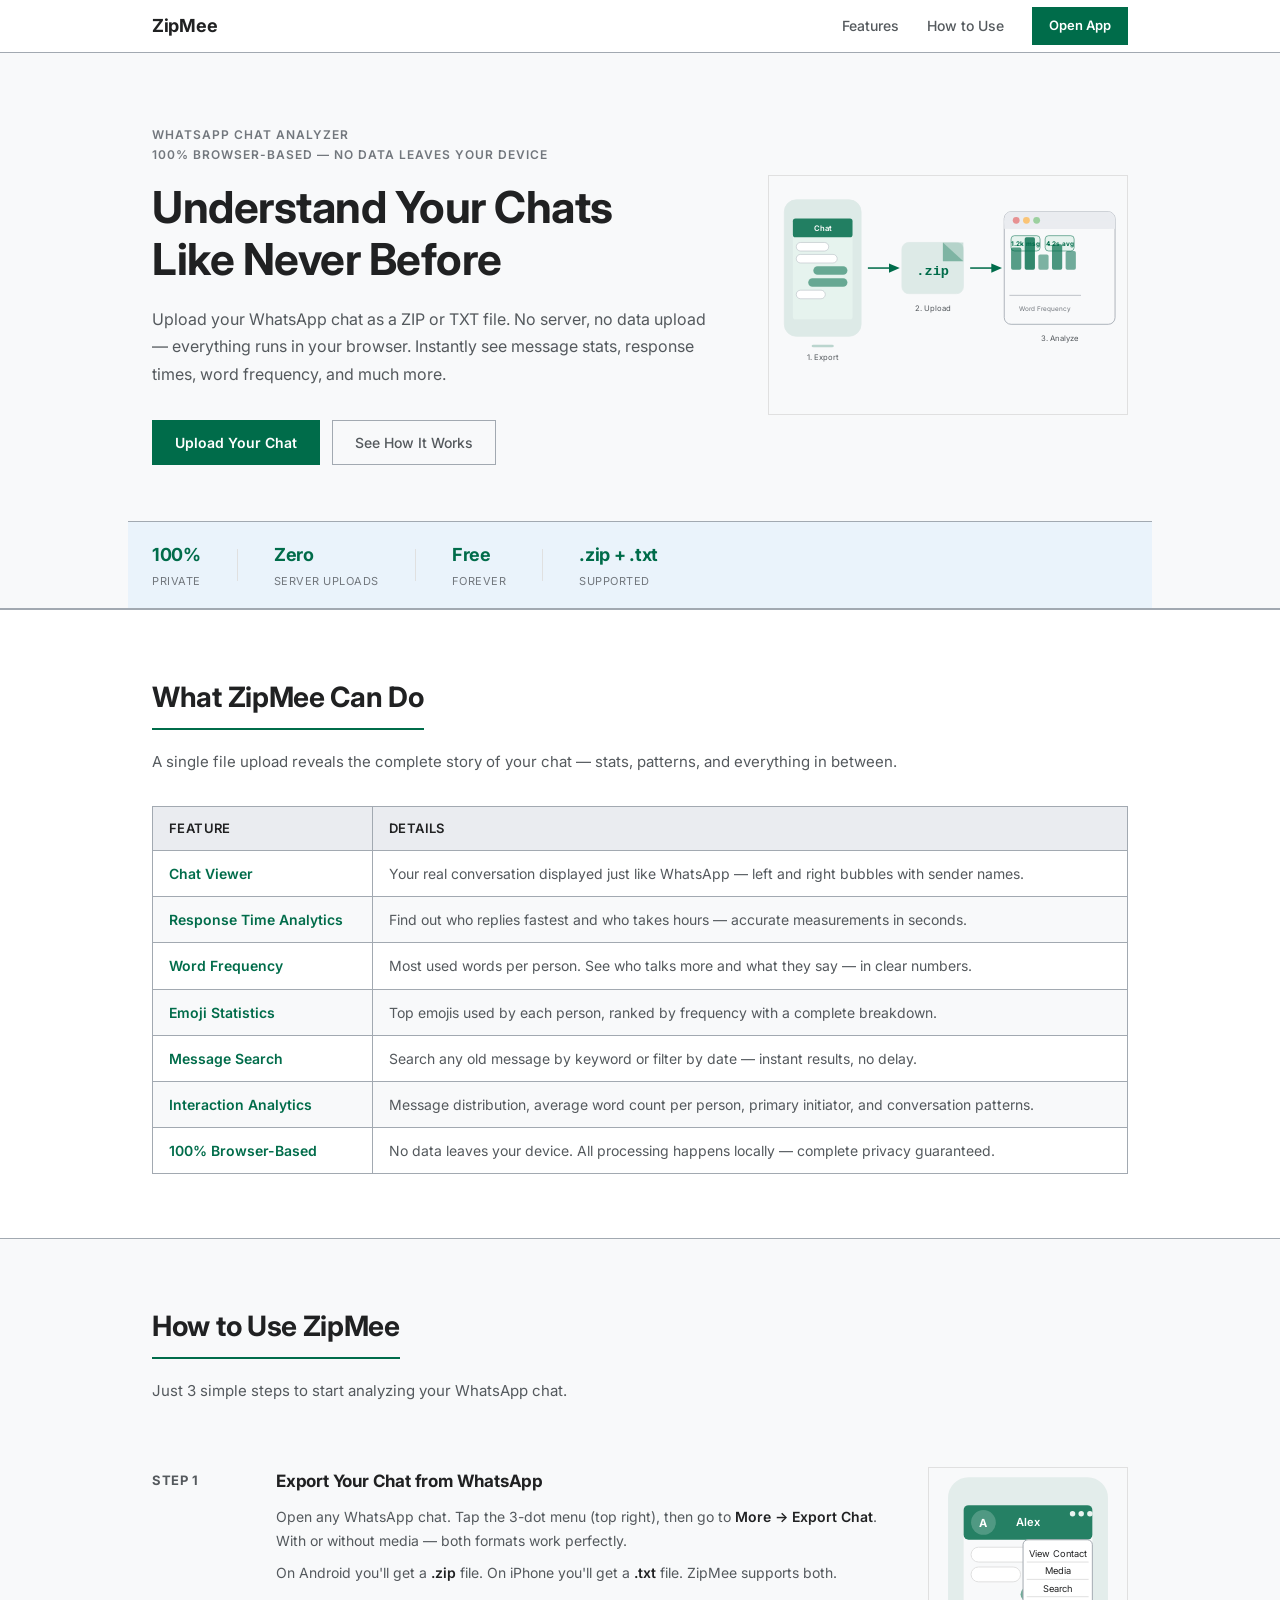
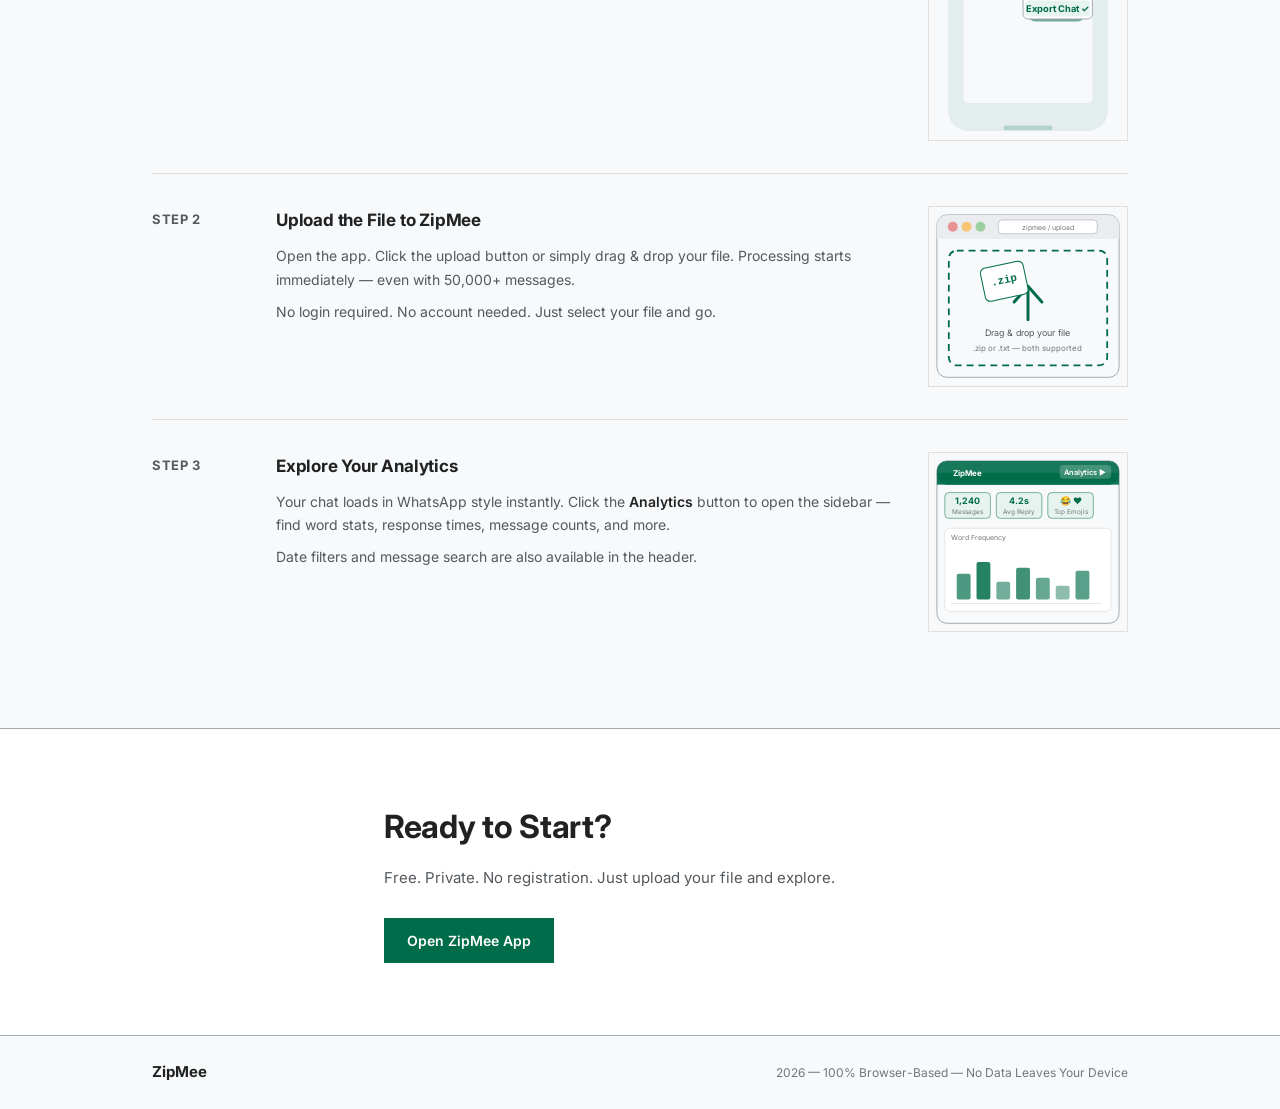
<file: index.html>
<!DOCTYPE html>
<html lang="en">

<head>
  <meta charset="UTF-8">
  <meta name="viewport" content="width=device-width, initial-scale=1.0">
  <title>ZipMee</title>
  <meta name="description"
    content="Upload your WhatsApp chat as a ZIP or TXT file and get deep analytics, word trends, response times — completely free and private. All processing happens in your browser.">
  <link rel="icon" type="image/x-icon" href="upload.svg">
  <link rel="preconnect" href="https://fonts.googleapis.com">
  <link rel="preconnect" href="https://fonts.gstatic.com" crossorigin>
  <link href="https://fonts.googleapis.com/css2?family=Inter:wght@400;500;600;700&display=swap" rel="stylesheet">
  <link rel="stylesheet" href="landing.css">
</head>

<body>

  <!-- ========== NAVBAR ========== -->
  <nav class="navbar" id="navbar">
    <div class="nav-inner">
      <a href="#" class="nav-logo" id="navLogo">ZipMee</a>
      <div class="nav-links">
        <a href="#features" id="navFeatures">Features</a>
        <a href="#how-to-use" id="navHowTo">How to Use</a>
        <a href="zipmee.html" class="nav-cta" id="navCta">Open App</a>
      </div>
      <button class="hamburger" id="hamburger" aria-label="Toggle menu">
        <span></span><span></span><span></span>
      </button>
    </div>
  </nav>

  <!-- Mobile Nav -->
  <div class="mobile-nav" id="mobileNav">
    <a href="#features" id="mNavFeatures">Features</a>
    <a href="#how-to-use" id="mNavHowTo">How to Use</a>
    <a href="zipmee.html" id="mNavApp">Open App</a>
  </div>

  <!-- ========== HERO ========== -->
  <section class="hero" id="hero">
    <div class="hero-inner">
      <div class="hero-text">
        <div class="hero-label">WhatsApp Chat Analyzer <br>
          100% Browser-Based &mdash; No Data Leaves Your Device</div>
        <h1 class="hero-title">
          Understand Your Chats<br>
          Like Never Before
        </h1>
        <p class="hero-desc">
          Upload your WhatsApp chat as a ZIP or TXT file. No server, no data upload —
          everything runs in your browser. Instantly see message stats,
          response times, word frequency, and much more.
        </p>
        <div class="hero-actions">
          <a href="zipmee.html" class="btn-primary" id="heroBtn">Upload Your Chat</a>
          <a href="#how-to-use" class="btn-ghost" id="heroLearn">See How It Works</a>
        </div>
      </div>

      <!-- Hero SVG Illustration -->
      <div class="hero-image-wrap">
        <svg xmlns="http://www.w3.org/2000/svg" viewBox="0 0 420 280" class="hero-img" id="heroImg"
          aria-label="ZipMee: export to upload to analyze">
          <defs>
            <marker id="arrowHead" markerWidth="8" markerHeight="8" refX="4" refY="4" orient="auto">
              <path d="M0,1 L7,4 L0,7 Z" fill="#006c4a" />
            </marker>
          </defs>

          <!-- Phone -->
          <rect x="18" y="28" width="90" height="160" rx="14" fill="#006c4a" opacity="0.1" stroke="#006c4a"
            stroke-width="1" opacity2="0.3" />
          <rect x="28" y="50" width="70" height="118" rx="3" fill="#e6f3ee" />
          <!-- WA header bar -->
          <rect x="28" y="50" width="70" height="22" rx="3" fill="#006c4a" opacity="0.85" />
          <text x="63" y="65" font-family="Inter,sans-serif" font-size="9" fill="white" text-anchor="middle"
            font-weight="600">Chat</text>
          <!-- Chat bubbles left -->
          <rect x="32" y="78" width="38" height="10" rx="5" fill="#ffffff" stroke="#a2a9b1" stroke-width="0.5" />
          <rect x="32" y="92" width="48" height="10" rx="5" fill="#ffffff" stroke="#a2a9b1" stroke-width="0.5" />
          <!-- Chat bubbles right -->
          <rect x="52" y="106" width="40" height="10" rx="5" fill="#006c4a" opacity="0.55" />
          <rect x="46" y="120" width="46" height="10" rx="5" fill="#006c4a" opacity="0.55" />
          <rect x="32" y="134" width="34" height="10" rx="5" fill="#ffffff" stroke="#a2a9b1" stroke-width="0.5" />
          <!-- Home bar -->
          <rect x="50" y="198" width="26" height="3" rx="2" fill="#006c4a" opacity="0.25" />

          <!-- Arrow 1 -->
          <line x1="116" y1="108" x2="148" y2="108" stroke="#006c4a" stroke-width="1.8" marker-end="url(#arrowHead)" />

          <!-- ZIP File -->
          <rect x="156" y="78" width="72" height="60" rx="8" fill="#006c4a" opacity="0.1" stroke="#006c4a"
            stroke-width="1" />
          <!-- Folded corner -->
          <polygon points="204,78 228,78 228,100 204,100" fill="#006c4a" opacity="0.18" />
          <polygon points="204,78 228,100 204,100" fill="#006c4a" opacity="0.3" />
          <text x="192" y="116" font-family="monospace" font-size="16" fill="#006c4a" text-anchor="middle"
            font-weight="700">.zip</text>

          <!-- Arrow 2 -->
          <line x1="236" y1="108" x2="268" y2="108" stroke="#006c4a" stroke-width="1.8" marker-end="url(#arrowHead)" />

          <!-- Browser / Analytics window -->
          <rect x="276" y="42" width="130" height="132" rx="8" fill="#f8f9fa" stroke="#a2a9b1" stroke-width="1" />
          <!-- Browser titlebar -->
          <rect x="276" y="42" width="130" height="20" rx="8" fill="#eaecf0" />
          <rect x="276" y="52" width="130" height="10" fill="#eaecf0" />
          <circle cx="290" cy="52" r="4" fill="#e57373" opacity="0.75" />
          <circle cx="302" cy="52" r="4" fill="#ffb74d" opacity="0.75" />
          <circle cx="314" cy="52" r="4" fill="#81c784" opacity="0.75" />
          <!-- Stat pills -->
          <rect x="284" y="70" width="34" height="18" rx="4" fill="#e6f3ee" stroke="#006c4a" stroke-width="0.6" />
          <text x="301" y="82" font-family="Inter,sans-serif" font-size="7.5" fill="#006c4a" text-anchor="middle"
            font-weight="700">1.2k msg</text>
          <rect x="324" y="70" width="34" height="18" rx="4" fill="#e6f3ee" stroke="#006c4a" stroke-width="0.6" />
          <text x="341" y="82" font-family="Inter,sans-serif" font-size="7.5" fill="#006c4a" text-anchor="middle"
            font-weight="700">4.2s avg</text>
          <!-- Bar chart -->
          <rect x="284" y="138" width="12" height="26" rx="2" fill="#006c4a" opacity="0.65"
            transform="scale(1,-1) translate(0,-248)" />
          <rect x="300" y="138" width="12" height="38" rx="2" fill="#006c4a" opacity="0.8"
            transform="scale(1,-1) translate(0,-248)" />
          <rect x="316" y="138" width="12" height="18" rx="2" fill="#006c4a" opacity="0.5"
            transform="scale(1,-1) translate(0,-248)" />
          <rect x="332" y="138" width="12" height="30" rx="2" fill="#006c4a" opacity="0.7"
            transform="scale(1,-1) translate(0,-248)" />
          <rect x="348" y="138" width="12" height="22" rx="2" fill="#006c4a" opacity="0.55"
            transform="scale(1,-1) translate(0,-248)" />
          <line x1="282" y1="140" x2="366" y2="140" stroke="#a2a9b1" stroke-width="0.8" />
          <text x="324" y="158" font-family="Inter,sans-serif" font-size="7.5" fill="#72777d" text-anchor="middle">Word
            Frequency</text>

          <!-- Step labels -->
          <text x="63" y="216" font-family="Inter,sans-serif" font-size="9" fill="#54595d" text-anchor="middle">1.
            Export</text>
          <text x="192" y="158" font-family="Inter,sans-serif" font-size="9" fill="#54595d" text-anchor="middle">2.
            Upload</text>
          <text x="341" y="194" font-family="Inter,sans-serif" font-size="9" fill="#54595d" text-anchor="middle">3.
            Analyze</text>
        </svg>
      </div>
    </div>

    <!-- Stats bar -->
    <div class="stats-bar">
      <div class="stat-item">
        <strong id="s1">100%</strong>
        <span>Private</span>
      </div>
      <div class="stat-sep"></div>
      <div class="stat-item">
        <strong>Zero</strong>
        <span>Server Uploads</span>
      </div>
      <div class="stat-sep"></div>
      <div class="stat-item">
        <strong>Free</strong>
        <span>Forever</span>
      </div>
      <div class="stat-sep"></div>
      <div class="stat-item">
        <strong>.zip + .txt</strong>
        <span>Supported</span>
      </div>
    </div>
  </section>

  <hr class="section-rule">

  <!-- ========== FEATURES ========== -->
  <section class="features" id="features">
    <div class="container">
      <h2 class="section-heading">What ZipMee Can Do</h2>
      <p class="section-sub">A single file upload reveals the complete story of your chat — stats, patterns, and
        everything in between.</p>

      <table class="feature-table" id="featureTable">
        <thead>
          <tr>
            <th>Feature</th>
            <th>Details</th>
          </tr>
        </thead>
        <tbody>
          <tr id="fRow1">
            <td class="feat-name">Chat Viewer</td>
            <td>Your real conversation displayed just like WhatsApp — left and right bubbles with sender names.</td>
          </tr>
          <tr id="fRow2">
            <td class="feat-name">Response Time Analytics</td>
            <td>Find out who replies fastest and who takes hours — accurate measurements in seconds.</td>
          </tr>
          <tr id="fRow3">
            <td class="feat-name">Word Frequency</td>
            <td>Most used words per person. See who talks more and what they say — in clear numbers.</td>
          </tr>
          <tr id="fRow4">
            <td class="feat-name">Emoji Statistics</td>
            <td>Top emojis used by each person, ranked by frequency with a complete breakdown.</td>
          </tr>
          <tr id="fRow5">
            <td class="feat-name">Message Search</td>
            <td>Search any old message by keyword or filter by date — instant results, no delay.</td>
          </tr>
          <tr id="fRow6">
            <td class="feat-name">Interaction Analytics</td>
            <td>Message distribution, average word count per person, primary initiator, and conversation patterns.</td>
          </tr>
          <tr id="fRow7">
            <td class="feat-name">100% Browser-Based</td>
            <td>No data leaves your device. All processing happens locally — complete privacy guaranteed.</td>
          </tr>
        </tbody>
      </table>
    </div>
  </section>

  <hr class="section-rule">

  <!-- ========== HOW TO USE ========== -->
  <section class="how-to-use" id="how-to-use">
    <div class="container">
      <h2 class="section-heading">How to Use ZipMee</h2>
      <p class="section-sub">Just 3 simple steps to start analyzing your WhatsApp chat.</p>

      <div class="steps">

        <div class="step reveal" id="step1">
          <div class="step-num">Step 1</div>
          <div class="step-body">
            <h3>Export Your Chat from WhatsApp</h3>
            <p>
              Open any WhatsApp chat. Tap the 3-dot menu (top right), then go to
              <strong>More &rarr; Export Chat</strong>.
              With or without media — both formats work perfectly.
            </p>
            <p>
              On Android you'll get a <strong>.zip</strong> file.
              On iPhone you'll get a <strong>.txt</strong> file. ZipMee supports both.
            </p>
          </div>
          <!-- Step 1 SVG: Phone with Export Chat menu -->
          <div class="step-img-wrap">
            <svg xmlns="http://www.w3.org/2000/svg" viewBox="0 0 160 220" class="step-img" id="stepImg1"
              aria-label="Export chat from WhatsApp">
              <rect x="16" y="8" width="128" height="204" rx="16" fill="#006c4a" opacity="0.08" stroke="#006c4a"
                stroke-width="1.2" />
              <rect x="28" y="30" width="104" height="160" rx="4" fill="#f8f9fa" />
              <!-- WhatsApp green header -->
              <rect x="28" y="30" width="104" height="28" rx="4" fill="#006c4a" opacity="0.85" />
              <circle cx="44" cy="44" r="10" fill="white" opacity="0.2" />
              <text x="44" y="48" font-family="Inter,sans-serif" font-size="9" fill="white" text-anchor="middle"
                font-weight="700">A</text>
              <text x="80" y="47" font-family="Inter,sans-serif" font-size="9" fill="white" text-anchor="middle"
                font-weight="600">Alex</text>
              <!-- 3 dots menu -->
              <circle cx="116" cy="37" r="2.2" fill="white" opacity="0.9" />
              <circle cx="123" cy="37" r="2.2" fill="white" opacity="0.9" />
              <circle cx="130" cy="37" r="2.2" fill="white" opacity="0.9" />
              <!-- Chat bubbles -->
              <rect x="34" y="64" width="52" height="12" rx="6" fill="white" stroke="#e0e0e0" stroke-width="0.8" />
              <rect x="34" y="80" width="40" height="12" rx="6" fill="white" stroke="#e0e0e0" stroke-width="0.8" />
              <rect x="74" y="96" width="52" height="12" rx="6" fill="#006c4a" opacity="0.55" />
              <rect x="80" y="112" width="46" height="12" rx="6" fill="#006c4a" opacity="0.55" />
              <!-- Dropdown menu -->
              <rect x="76" y="58" width="56" height="64" rx="4" fill="white" stroke="#a2a9b1" stroke-width="0.8"
                filter="url(#shadow)" />
              <text x="104" y="72" font-family="Inter,sans-serif" font-size="7.5" fill="#202122"
                text-anchor="middle">View Contact</text>
              <line x1="79" y1="76" x2="129" y2="76" stroke="#e0e0e0" stroke-width="0.8" />
              <text x="104" y="86" font-family="Inter,sans-serif" font-size="7.5" fill="#202122"
                text-anchor="middle">Media</text>
              <line x1="79" y1="90" x2="129" y2="90" stroke="#e0e0e0" stroke-width="0.8" />
              <text x="104" y="100" font-family="Inter,sans-serif" font-size="7.5" fill="#202122"
                text-anchor="middle">Search</text>
              <line x1="79" y1="104" x2="129" y2="104" stroke="#e0e0e0" stroke-width="0.8" />
              <rect x="78" y="107" width="52" height="13" rx="3" fill="#e6f3ee" />
              <text x="104" y="116" font-family="Inter,sans-serif" font-size="7.5" fill="#006c4a" text-anchor="middle"
                font-weight="700">Export Chat ✓</text>
              <!-- Home bar -->
              <rect x="60" y="208" width="40" height="4" rx="2" fill="#006c4a" opacity="0.2" />
            </svg>
          </div>
        </div>

        <div class="step-divider"></div>

        <div class="step reveal" id="step2">
          <div class="step-num">Step 2</div>
          <div class="step-body">
            <h3>Upload the File to ZipMee</h3>
            <p>
              Open the app. Click the upload button or simply
              drag &amp; drop your file. Processing starts immediately —
              even with 50,000+ messages.
            </p>
            <p>
              No login required. No account needed. Just select your file and go.
            </p>
          </div>
          <!-- Step 2 SVG: Browser with drag & drop -->
          <div class="step-img-wrap">
            <svg xmlns="http://www.w3.org/2000/svg" viewBox="0 0 200 180" class="step-img" id="stepImg2"
              aria-label="Upload file to ZipMee">
              <!-- Browser frame -->
              <rect x="8" y="8" width="184" height="164" rx="10" fill="#f8f9fa" stroke="#a2a9b1" stroke-width="1" />
              <rect x="8" y="8" width="184" height="24" rx="10" fill="#eaecf0" />
              <rect x="8" y="20" width="184" height="12" fill="#eaecf0" />
              <circle cx="24" cy="20" r="5" fill="#e57373" opacity="0.75" />
              <circle cx="38" cy="20" r="5" fill="#ffb74d" opacity="0.75" />
              <circle cx="52" cy="20" r="5" fill="#81c784" opacity="0.75" />
              <rect x="70" y="13" width="100" height="14" rx="4" fill="white" stroke="#a2a9b1" stroke-width="0.6" />
              <text x="120" y="23" font-family="Inter,sans-serif" font-size="7" fill="#72777d"
                text-anchor="middle">zipmee / upload</text>
              <!-- Drop zone -->
              <rect x="20" y="44" width="160" height="116" rx="8" fill="none" stroke="#006c4a" stroke-width="1.8"
                stroke-dasharray="7,5" />
              <!-- Up arrow icon -->
              <path d="M100 114 L100 82" stroke="#006c4a" stroke-width="3" stroke-linecap="round" />
              <path d="M86 96 L100 80 L114 96" stroke="#006c4a" stroke-width="3" stroke-linecap="round"
                stroke-linejoin="round" fill="none" />
              <text x="100" y="130" font-family="Inter,sans-serif" font-size="9" fill="#54595d"
                text-anchor="middle">Drag &amp; drop your file</text>
              <text x="100" y="145" font-family="Inter,sans-serif" font-size="8" fill="#72777d"
                text-anchor="middle">.zip or .txt — both supported</text>
              <!-- Floating ZIP file -->
              <rect x="54" y="58" width="44" height="34" rx="5" fill="white" stroke="#006c4a" stroke-width="1"
                transform="rotate(-12 76 75)" />
              <text x="76" y="77" font-family="monospace" font-size="11" fill="#006c4a" text-anchor="middle"
                font-weight="700" transform="rotate(-12 76 75)">.zip</text>
            </svg>
          </div>
        </div>

        <div class="step-divider"></div>

        <div class="step reveal" id="step3">
          <div class="step-num">Step 3</div>
          <div class="step-body">
            <h3>Explore Your Analytics</h3>
            <p>
              Your chat loads in WhatsApp style instantly.
              Click the <strong>Analytics</strong> button to open the sidebar —
              find word stats, response times, message counts, and more.
            </p>
            <p>
              Date filters and message search are also available in the header.
            </p>
          </div>
          <!-- Step 3 SVG: Analytics dashboard -->
          <div class="step-img-wrap">
            <svg xmlns="http://www.w3.org/2000/svg" viewBox="0 0 200 180" class="step-img" id="stepImg3"
              aria-label="Analytics dashboard">
              <!-- Browser frame -->
              <rect x="8" y="8" width="184" height="164" rx="10" fill="#f8f9fa" stroke="#a2a9b1" stroke-width="1" />
              <rect x="8" y="8" width="184" height="24" rx="10" fill="#006c4a" opacity="0.9" />
              <rect x="8" y="20" width="184" height="12" fill="#006c4a" opacity="0.9" />
              <text x="24" y="23" font-family="Inter,sans-serif" font-size="8" fill="white"
                font-weight="700">ZipMee</text>
              <rect x="132" y="12" width="52" height="14" rx="4" fill="white" opacity="0.2" />
              <text x="158" y="22" font-family="Inter,sans-serif" font-size="7.5" fill="white" text-anchor="middle"
                font-weight="600">Analytics ▶</text>
              <!-- Stat cards row -->
              <rect x="16" y="40" width="46" height="26" rx="4" fill="#e6f3ee" stroke="#006c4a" stroke-width="0.5" />
              <text x="39" y="52" font-family="Inter,sans-serif" font-size="9" fill="#006c4a" text-anchor="middle"
                font-weight="700">1,240</text>
              <text x="39" y="62" font-family="Inter,sans-serif" font-size="6.5" fill="#72777d"
                text-anchor="middle">Messages</text>
              <rect x="68" y="40" width="46" height="26" rx="4" fill="#e6f3ee" stroke="#006c4a" stroke-width="0.5" />
              <text x="91" y="52" font-family="Inter,sans-serif" font-size="9" fill="#006c4a" text-anchor="middle"
                font-weight="700">4.2s</text>
              <text x="91" y="62" font-family="Inter,sans-serif" font-size="6.5" fill="#72777d" text-anchor="middle">Avg
                Reply</text>
              <rect x="120" y="40" width="46" height="26" rx="4" fill="#e6f3ee" stroke="#006c4a" stroke-width="0.5" />
              <text x="143" y="52" font-family="Inter,sans-serif" font-size="9" fill="#006c4a" text-anchor="middle"
                font-weight="700">😂 ❤️</text>
              <text x="143" y="62" font-family="Inter,sans-serif" font-size="6.5" fill="#72777d"
                text-anchor="middle">Top Emojis</text>
              <!-- Chart area -->
              <rect x="16" y="76" width="168" height="84" rx="5" fill="white" stroke="#e0e0e0" stroke-width="0.8" />
              <text x="22" y="88" font-family="Inter,sans-serif" font-size="7" fill="#72777d">Word Frequency</text>
              <!-- Bars (drawn from bottom: y=152, heights going up) -->
              <rect x="28" y="122" width="14" height="26" rx="2" fill="#006c4a" opacity="0.7" />
              <rect x="48" y="110" width="14" height="38" rx="2" fill="#006c4a" opacity="0.85" />
              <rect x="68" y="130" width="14" height="18" rx="2" fill="#006c4a" opacity="0.55" />
              <rect x="88" y="116" width="14" height="32" rx="2" fill="#006c4a" opacity="0.75" />
              <rect x="108" y="126" width="14" height="22" rx="2" fill="#006c4a" opacity="0.6" />
              <rect x="128" y="134" width="14" height="14" rx="2" fill="#006c4a" opacity="0.45" />
              <rect x="148" y="119" width="14" height="29" rx="2" fill="#006c4a" opacity="0.65" />
              <line x1="22" y1="152" x2="174" y2="152" stroke="#e0e0e0" stroke-width="0.8" />
            </svg>
          </div>
        </div>

      </div>
    </div>
  </section>

  <hr class="section-rule">

  <!-- ========== CTA ========== -->
  <section class="cta-section" id="cta">
    <div class="container cta-inner">
      <h2 class="cta-title">Ready to Start?</h2>
      <p class="cta-desc">
        Free. Private. No registration. Just upload your file and explore.
      </p>
      <a href="zipmee.html" class="btn-primary" id="ctaBtn">Open ZipMee App</a>
    </div>
  </section>

  <!-- ========== FOOTER ========== -->
  <footer class="footer">
    <div class="container footer-inner">
      <span class="footer-logo">ZipMee</span>
      <span class="footer-copy">2026 &mdash; 100% Browser-Based &mdash; No Data Leaves Your Device</span>
    </div>
  </footer>

  <script src="landing.js"></script>
</body>

</html>
</file>
<file: landing.css>
/* ==========================================
   ZipMee Landing — landing.css
   Simple, Wikipedia-style. No border-radius.
   System dark/light theme via prefers-color-scheme.
   ========================================== */

/* ===== GOOGLE FONT ===== */
@import url('https://fonts.googleapis.com/css2?family=Inter:wght@400;500;600;700&display=swap');

/* ===== RESET ===== */
*, *::before, *::after {
  box-sizing: border-box;
  margin: 0;
  padding: 0;
}

/* ===== LIGHT THEME (default) ===== */
:root {
  --bg:          #ffffff;
  --bg-alt:      #f8f9fa;
  --bg-stat:     #eaf3fb;
  --border:      #a2a9b1;
  --border-light:#e0e0e0;
  --text:        #202122;
  --text-muted:  #54595d;
  --text-dim:    #72777d;
  --accent:      #006c4a;        /* deep green — readable on white */
  --accent-hover:#004f35;
  --accent-bg:   #e6f3ee;
  --link:        #1a73e8;
  --btn-text:    #ffffff;
  --table-head:  #eaecf0;
  --table-alt:   #f8f9fa;
  --table-border:#a2a9b1;
  --step-num:    #54595d;
}

/* ===== DARK THEME (system) ===== */
@media (prefers-color-scheme: dark) {
  :root {
    --bg:          #121212;
    --bg-alt:      #1e1e1e;
    --bg-stat:     #1a2a23;
    --border:      #3d3d3d;
    --border-light:#2e2e2e;
    --text:        #e8e8e8;
    --text-muted:  #aaaaaa;
    --text-dim:    #777777;
    --accent:      #36c47a;        /* brighter green on dark */
    --accent-hover:#50d98d;
    --accent-bg:   #1a2e23;
    --link:        #6ba9e8;
    --btn-text:    #0d0d0d;
    --table-head:  #252525;
    --table-alt:   #1e1e1e;
    --table-border:#3d3d3d;
    --step-num:    #aaaaaa;
  }
}

/* ===== BASE ===== */
html {
  scroll-behavior: smooth;
  font-size: 16px;
}

body {
  font-family: 'Inter', 'Linux Libertine', Georgia, Times, serif;
  background: var(--bg);
  color: var(--text);
  line-height: 1.65;
  -webkit-font-smoothing: antialiased;
}

a {
  color: var(--accent);
  text-decoration: none;
}

a:hover {
  text-decoration: underline;
  color: var(--accent-hover);
}

/* ===== CONTAINER ===== */
.container {
  max-width: 1024px;
  margin: 0 auto;
  padding: 0 24px;
}

/* ===== SECTION RULE ===== */
.section-rule {
  border: none;
  border-top: 1px solid var(--border);
  margin: 0;
}

/* ===== NAVBAR ===== */
.navbar {
  position: sticky;
  top: 0;
  z-index: 100;
  background: var(--bg);
  border-bottom: 1px solid var(--border);
}

.nav-inner {
  max-width: 1024px;
  margin: 0 auto;
  padding: 0 24px;
  height: 52px;
  display: flex;
  align-items: center;
  justify-content: space-between;
  gap: 24px;
}

.nav-logo {
  font-size: 18px;
  font-weight: 700;
  color: var(--text);
  letter-spacing: -0.3px;
  flex-shrink: 0;
  text-decoration: none;
}

.nav-logo:hover {
  color: var(--accent);
  text-decoration: none;
}

.nav-links {
  display: flex;
  align-items: center;
  gap: 28px;
}

.nav-links a {
  font-size: 14px;
  font-weight: 500;
  color: var(--text-muted);
  text-decoration: none;
}

.nav-links a:hover {
  color: var(--accent);
  text-decoration: none;
}

.nav-cta {
  background: var(--accent) !important;
  color: var(--btn-text) !important;
  font-weight: 600 !important;
  font-size: 13px !important;
  padding: 7px 16px;
  border: 1px solid transparent;
  cursor: pointer;
  transition: background 0.2s;
}

.nav-cta:hover {
  background: var(--accent-hover) !important;
  text-decoration: none !important;
}

/* Hamburger */
.hamburger {
  display: none;
  flex-direction: column;
  gap: 5px;
  background: none;
  border: none;
  cursor: pointer;
  padding: 4px;
}

.hamburger span {
  display: block;
  width: 20px;
  height: 2px;
  background: var(--text);
}

/* Mobile nav */
.mobile-nav {
  display: none;
  flex-direction: column;
  background: var(--bg-alt);
  border-bottom: 1px solid var(--border);
  padding: 12px 24px;
  gap: 14px;
}

.mobile-nav a {
  font-size: 15px;
  font-weight: 500;
  color: var(--text-muted);
  text-decoration: none;
}

.mobile-nav a:hover { color: var(--accent); }

.mobile-nav.open { display: flex; }

/* ===== HERO ===== */
.hero {
  background: var(--bg-alt);
  border-bottom: 1px solid var(--border);
}

.hero-inner {
  max-width: 1024px;
  margin: 0 auto;
  padding: 72px 24px 56px;
  display: flex;
  align-items: center;
  gap: 48px;
}

.hero-text {
  flex: 1 1 auto;
  min-width: 0;
}

.hero-image-wrap {
  flex: 0 0 360px;
  display: flex;
  align-items: center;
  justify-content: center;
}

.hero-img {
  width: 100%;
  max-width: 360px;
  height: auto;
  display: block;
  border: 1px solid var(--border-light);
}

.hero-label {
  font-size: 12px;
  font-weight: 600;
  letter-spacing: 1px;
  text-transform: uppercase;
  color: var(--text-dim);
  margin-bottom: 16px;
}

.hero-title {
  font-size: clamp(26px, 4vw, 44px);
  font-weight: 700;
  line-height: 1.2;
  letter-spacing: -0.5px;
  color: var(--text);
  margin-bottom: 20px;
}

.hero-desc {
  font-size: 16px;
  color: var(--text-muted);
  line-height: 1.7;
  margin-bottom: 32px;
  max-width: 600px;
}

.hero-actions {
  display: flex;
  gap: 12px;
  flex-wrap: wrap;
}

/* Buttons */
.btn-primary {
  display: inline-block;
  background: var(--accent);
  color: var(--btn-text);
  font-size: 14px;
  font-weight: 600;
  padding: 10px 22px;
  border: 1px solid transparent;
  cursor: pointer;
  text-decoration: none;
  font-family: inherit;
  transition: background 0.2s;
}

.btn-primary:hover {
  background: var(--accent-hover);
  text-decoration: none;
  color: var(--btn-text);
}

.btn-ghost {
  display: inline-block;
  background: transparent;
  color: var(--text-muted);
  font-size: 14px;
  font-weight: 500;
  padding: 10px 22px;
  border: 1px solid var(--border);
  cursor: pointer;
  text-decoration: none;
  font-family: inherit;
  transition: border-color 0.2s, color 0.2s;
}

.btn-ghost:hover {
  border-color: var(--accent);
  color: var(--accent);
  text-decoration: none;
}

/* Stats bar */
.stats-bar {
  display: flex;
  align-items: center;
  background: var(--bg-stat);
  border-top: 1px solid var(--border);
  padding: 0 24px;
  max-width: 1024px;
  margin: 0 auto;
  overflow-x: auto;
}

.stat-item {
  display: flex;
  flex-direction: column;
  padding: 18px 36px;
  gap: 2px;
  flex-shrink: 0;
}

.stat-item strong {
  font-size: 18px;
  font-weight: 700;
  color: var(--accent);
  letter-spacing: -0.3px;
}

.stat-item span {
  font-size: 11px;
  color: var(--text-dim);
  text-transform: uppercase;
  letter-spacing: 0.5px;
}

.stat-item:first-child { padding-left: 0; }

.stat-sep {
  width: 1px;
  height: 32px;
  background: var(--border-light);
  flex-shrink: 0;
}

/* ===== SECTION HEADING ===== */
.section-heading {
  font-size: clamp(20px, 3vw, 28px);
  font-weight: 700;
  color: var(--text);
  letter-spacing: -0.3px;
  margin-bottom: 8px;
  padding-bottom: 8px;
  border-bottom: 2px solid var(--accent);
  display: inline-block;
}

.section-sub {
  font-size: 15px;
  color: var(--text-muted);
  margin-top: 12px;
  margin-bottom: 32px;
  line-height: 1.6;
}

/* ===== FEATURES ===== */
.features {
  padding: 64px 0;
}

/* Wikipedia-style table */
.feature-table {
  width: 100%;
  border-collapse: collapse;
  font-size: 14px;
}

.feature-table th,
.feature-table td {
  text-align: left;
  padding: 11px 16px;
  border: 1px solid var(--table-border);
  vertical-align: top;
}

.feature-table thead tr {
  background: var(--table-head);
}

.feature-table thead th {
  font-weight: 600;
  font-size: 13px;
  color: var(--text);
  text-transform: uppercase;
  letter-spacing: 0.4px;
}

.feature-table tbody tr:nth-child(even) {
  background: var(--table-alt);
}

.feature-table tbody tr:hover {
  background: var(--accent-bg);
}

.feat-name {
  font-weight: 600;
  color: var(--accent);
  white-space: nowrap;
  width: 220px;
}

.feature-table td:last-child {
  color: var(--text-muted);
  line-height: 1.65;
}

/* ===== HOW TO USE ===== */
.how-to-use {
  padding: 64px 0;
  background: var(--bg-alt);
}

.steps {
  display: flex;
  flex-direction: column;
  gap: 0;
}

.step {
  display: grid;
  grid-template-columns: 100px 1fr auto;
  gap: 24px;
  padding: 32px 0;
  align-items: start;
}

.step-img-wrap {
  flex: 0 0 200px;
  display: flex;
  align-items: flex-start;
  justify-content: center;
}

.step-img {
  width: 200px;
  height: auto;
  display: block;
  border: 1px solid var(--border-light);
}

.step-num {
  font-size: 13px;
  font-weight: 700;
  color: var(--step-num);
  text-transform: uppercase;
  letter-spacing: 0.5px;
  padding-top: 3px;
  flex-shrink: 0;
}

.step-body h3 {
  font-size: 17px;
  font-weight: 700;
  color: var(--text);
  margin-bottom: 10px;
  letter-spacing: -0.2px;
}

.step-body p {
  font-size: 14px;
  color: var(--text-muted);
  line-height: 1.7;
  margin-bottom: 8px;
}

.step-body p:last-child { margin-bottom: 0; }

.step-body strong { color: var(--text); font-weight: 600; }

.step-divider {
  border-top: 1px solid var(--border-light);
  margin: 0;
}

/* ===== CTA ===== */
.cta-section {
  padding: 72px 0;
  background: var(--bg);
}

.cta-inner {
  max-width: 560px;
}

.cta-title {
  font-size: clamp(22px, 3vw, 32px);
  font-weight: 700;
  color: var(--text);
  letter-spacing: -0.3px;
  margin-bottom: 12px;
}

.cta-desc {
  font-size: 15px;
  color: var(--text-muted);
  margin-bottom: 28px;
  line-height: 1.65;
}

/* ===== FOOTER ===== */
.footer {
  background: var(--bg-alt);
  border-top: 1px solid var(--border);
  padding: 24px 0;
}

.footer-inner {
  display: flex;
  align-items: center;
  justify-content: space-between;
  flex-wrap: wrap;
  gap: 12px;
}

.footer-logo {
  font-size: 15px;
  font-weight: 700;
  color: var(--text);
}

.footer-copy {
  font-size: 12px;
  color: var(--text-dim);
}

/* ===== SCROLL REVEAL ===== */
.reveal {
  opacity: 0;
  transform: translateY(16px);
  transition: opacity 0.5s ease, transform 0.5s ease;
}

.reveal.visible {
  opacity: 1;
  transform: translateY(0);
}

/* ===== RESPONSIVE ===== */
@media (max-width: 860px) {
  .hero-inner {
    flex-direction: column;
    gap: 32px;
  }

  .hero-image-wrap {
    flex: none;
    width: 100%;
  }

  .hero-img {
    max-width: 100%;
  }

  .step {
    grid-template-columns: 100px 1fr;
  }

  .step-img-wrap {
    display: none;
  }
}

@media (max-width: 680px) {
  .hero-inner { padding: 48px 20px 40px; }

  .stats-bar { padding: 0 20px; }
  .stat-item { padding: 16px 24px; }
  .stat-item:first-child { padding-left: 0; }

  .step { grid-template-columns: 1fr; gap: 8px; padding: 24px 0; }
  .step-num { font-size: 11px; }

  .nav-links { display: none; }
  .hamburger { display: flex; }

  .feat-name { white-space: normal; width: auto; }

  .footer-inner { flex-direction: column; }
}

@media (max-width: 480px) {
  .hero-actions { flex-direction: column; }
  .btn-primary, .btn-ghost { text-align: center; }
}
</file>
